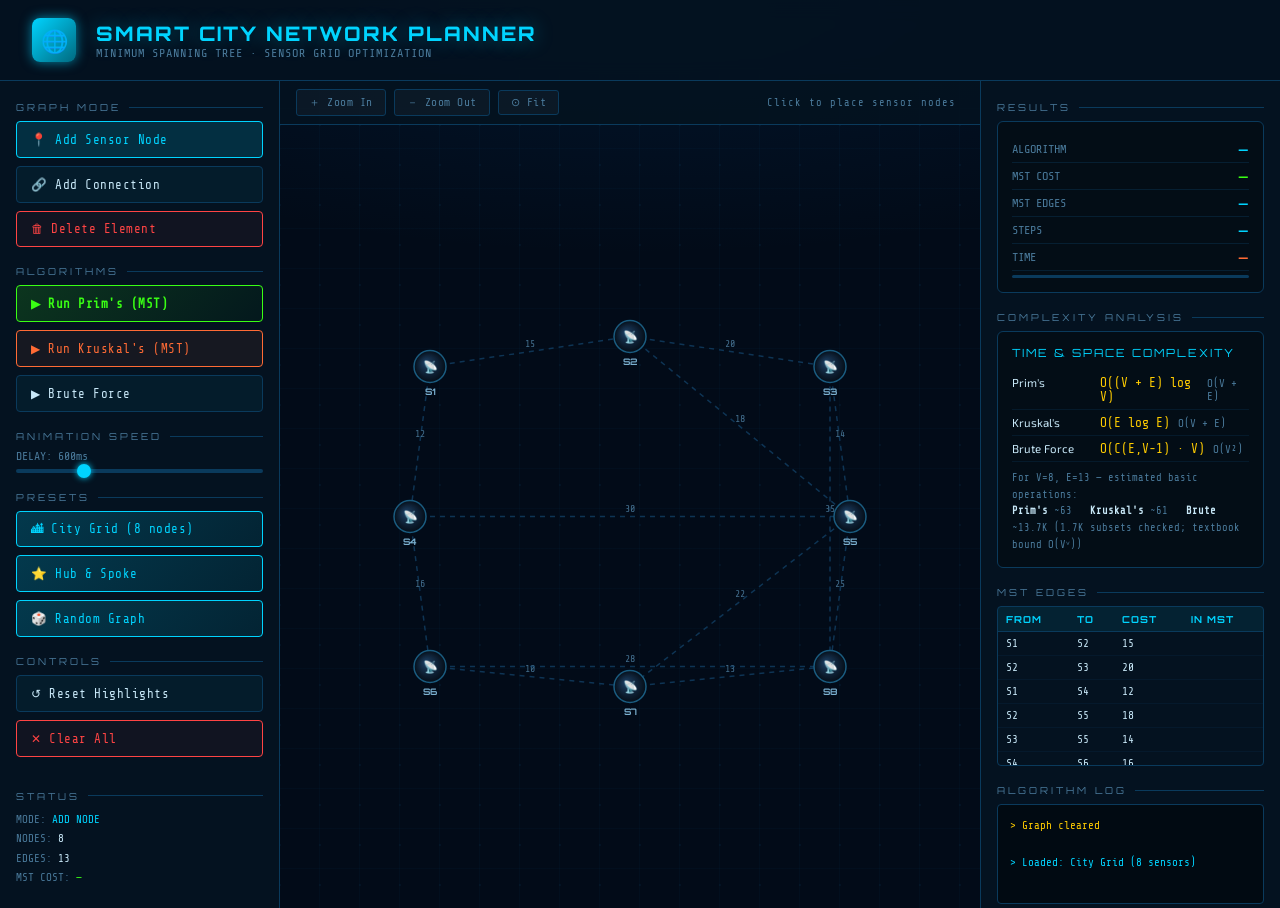
<file: index.html>
<!doctype html>
<html lang="en">
  <head>
    <meta charset="UTF-8" />
    <meta name="viewport" content="width=device-width, initial-scale=1.0" />
    <meta http-equiv="refresh" content="0; url=smart_city_mst.html" />
    <title>Smart City Road Network Planner</title>
    <script>
      window.location.replace("smart_city_mst.html");
    </script>
  </head>
  <body>
    <p>Redirecting to <a href="smart_city_mst.html">smart_city_mst.html</a>.</p>
  </body>
</html>
</file>
<file: css/styles.css>
/* ============================================================
   SMART CITY MST PLANNER — STYLESHEET
   Pure presentation layer. No logic lives here; all behaviour
   is wired up from the JS modules in /js against the class
   names and ids defined here and in smart_city_mst.html.
   ============================================================ */

:root {
  --bg: #020b18;
  --panel: #041220;
  --border: #0a3a5c;
  --accent: #00d4ff;
  --accent2: #ff6b35;
  --accent3: #39ff14;
  --accent4: #ffcc00;
  --text: #c8e8f8;
  --muted: #4a7a9b;
  --edge-normal: #1a4a6a;
  --node-fill: #0a2535;
  --glow: 0 0 12px rgba(0, 212, 255, 0.6);
}

* {
  margin: 0;
  padding: 0;
  box-sizing: border-box;
}

body {
  background: var(--bg);
  color: var(--text);
  font-family: "Exo 2", sans-serif;
  min-height: 100vh;
  overflow-x: hidden;
  background-image:
    radial-gradient(
      ellipse 80% 40% at 50% 0%,
      rgba(0, 80, 160, 0.15) 0%,
      transparent 70%
    ),
    repeating-linear-gradient(
      0deg,
      transparent,
      transparent 39px,
      rgba(0, 60, 100, 0.08) 39px,
      rgba(0, 60, 100, 0.08) 40px
    ),
    repeating-linear-gradient(
      90deg,
      transparent,
      transparent 39px,
      rgba(0, 60, 100, 0.08) 39px,
      rgba(0, 60, 100, 0.08) 40px
    );
}

header {
  padding: 18px 32px;
  border-bottom: 1px solid var(--border);
  display: flex;
  align-items: center;
  gap: 20px;
  background: rgba(4, 18, 32, 0.95);
  backdrop-filter: blur(10px);
  position: sticky;
  top: 0;
  z-index: 100;
}

.logo-icon {
  width: 44px;
  height: 44px;
  background: linear-gradient(135deg, var(--accent), #006a80);
  border-radius: 8px;
  display: flex;
  align-items: center;
  justify-content: center;
  font-size: 22px;
  box-shadow: var(--glow);
}

header h1 {
  font-family: "Orbitron", monospace;
  font-size: 1.25rem;
  font-weight: 800;
  letter-spacing: 2px;
  color: var(--accent);
  text-shadow: 0 0 20px rgba(0, 212, 255, 0.4);
}

header p {
  font-size: 0.75rem;
  color: var(--muted);
  letter-spacing: 1px;
  font-family: "Share Tech Mono", monospace;
}

.badge {
  margin-left: auto;
  background: rgba(0, 212, 255, 0.1);
  border: 1px solid rgba(0, 212, 255, 0.3);
  color: var(--accent);
  font-family: "Share Tech Mono", monospace;
  font-size: 0.65rem;
  padding: 4px 10px;
  border-radius: 3px;
  letter-spacing: 2px;
}

.main-layout {
  display: grid;
  grid-template-columns: 280px 1fr 300px;
  gap: 0;
  height: calc(100vh - 73px);
}

/* SIDEBAR LEFT */
.sidebar {
  background: var(--panel);
  border-right: 1px solid var(--border);
  padding: 20px 16px;
  overflow-y: auto;
  display: flex;
  flex-direction: column;
  gap: 18px;
}

.section-label {
  font-family: "Orbitron", monospace;
  font-size: 0.6rem;
  letter-spacing: 3px;
  color: var(--muted);
  text-transform: uppercase;
  margin-bottom: 8px;
  display: flex;
  align-items: center;
  gap: 8px;
}
.section-label::after {
  content: "";
  flex: 1;
  height: 1px;
  background: var(--border);
}

.btn {
  width: 100%;
  padding: 10px 14px;
  border: 1px solid var(--border);
  background: rgba(0, 212, 255, 0.05);
  color: var(--text);
  font-family: "Share Tech Mono", monospace;
  font-size: 0.78rem;
  cursor: pointer;
  border-radius: 4px;
  transition: all 0.2s;
  text-align: left;
  letter-spacing: 0.5px;
  display: flex;
  align-items: center;
  gap: 8px;
}
.btn:hover {
  background: rgba(0, 212, 255, 0.12);
  border-color: var(--accent);
  color: var(--accent);
}
.btn.active {
  background: rgba(0, 212, 255, 0.15);
  border-color: var(--accent);
  color: var(--accent);
}
.btn.primary {
  background: linear-gradient(
    135deg,
    rgba(0, 212, 255, 0.2),
    rgba(0, 106, 128, 0.2)
  );
  border-color: var(--accent);
  color: var(--accent);
}
.btn.run {
  background: linear-gradient(
    135deg,
    rgba(57, 255, 20, 0.15),
    rgba(0, 80, 0, 0.1)
  );
  border-color: var(--accent3);
  color: var(--accent3);
  font-weight: 600;
}
.btn.run:hover {
  background: rgba(57, 255, 20, 0.25);
}
.btn.danger {
  border-color: #ff4444;
  color: #ff4444;
  background: rgba(255, 68, 68, 0.05);
}
.btn.danger:hover {
  background: rgba(255, 68, 68, 0.15);
}
.btn.kruskal-btn {
  border-color: var(--accent2);
  color: var(--accent2);
  background: rgba(255, 107, 53, 0.07);
}
.btn.kruskal-btn:hover {
  background: rgba(255, 107, 53, 0.18);
}

.algo-group {
  display: flex;
  flex-direction: column;
  gap: 8px;
}

.speed-control {
  display: flex;
  flex-direction: column;
  gap: 6px;
}
.speed-control label {
  font-size: 0.72rem;
  color: var(--muted);
  font-family: "Share Tech Mono", monospace;
}
input[type="range"] {
  -webkit-appearance: none;
  width: 100%;
  height: 4px;
  background: var(--border);
  border-radius: 2px;
}
input[type="range"]::-webkit-slider-thumb {
  -webkit-appearance: none;
  width: 14px;
  height: 14px;
  background: var(--accent);
  border-radius: 50%;
  cursor: pointer;
  box-shadow: 0 0 6px var(--accent);
}

/* CANVAS AREA */
.canvas-area {
  position: relative;
  display: flex;
  flex-direction: column;
}

.canvas-toolbar {
  background: rgba(4, 18, 32, 0.9);
  border-bottom: 1px solid var(--border);
  padding: 8px 16px;
  display: flex;
  gap: 8px;
  align-items: center;
}
.toolbar-btn {
  padding: 5px 12px;
  border: 1px solid var(--border);
  background: rgba(255, 255, 255, 0.03);
  color: var(--muted);
  font-family: "Share Tech Mono", monospace;
  font-size: 0.7rem;
  cursor: pointer;
  border-radius: 3px;
  transition: all 0.2s;
  letter-spacing: 0.5px;
}
.toolbar-btn:hover {
  color: var(--text);
  border-color: var(--muted);
}
.toolbar-btn.active {
  background: rgba(0, 212, 255, 0.1);
  border-color: var(--accent);
  color: var(--accent);
}
.canvas-hint {
  margin-left: auto;
  font-family: "Share Tech Mono", monospace;
  font-size: 0.65rem;
  color: var(--muted);
  letter-spacing: 1px;
}

#network-canvas {
  flex: 1;
  display: block;
  cursor: crosshair;
}

/* RIGHT PANEL */
.right-panel {
  background: var(--panel);
  border-left: 1px solid var(--border);
  padding: 20px 16px;
  overflow-y: auto;
  display: flex;
  flex-direction: column;
  gap: 18px;
}

.stat-card {
  background: rgba(0, 0, 0, 0.3);
  border: 1px solid var(--border);
  border-radius: 6px;
  padding: 14px;
}
.stat-row {
  display: flex;
  justify-content: space-between;
  align-items: center;
  padding: 5px 0;
  border-bottom: 1px solid rgba(10, 58, 92, 0.4);
  font-size: 0.75rem;
}
.stat-row:last-child {
  border-bottom: none;
}
.stat-key {
  color: var(--muted);
  font-family: "Share Tech Mono", monospace;
}
.stat-val {
  color: var(--accent);
  font-family: "Orbitron", monospace;
  font-size: 0.8rem;
  font-weight: 600;
}
.stat-val.green {
  color: var(--accent3);
}
.stat-val.orange {
  color: var(--accent2);
}

.log-area {
  background: #010a12;
  border: 1px solid var(--border);
  border-radius: 4px;
  padding: 12px;
  font-family: "Share Tech Mono", monospace;
  font-size: 0.68rem;
  line-height: 1.7;
  color: var(--muted);
  max-height: 220px;
  overflow-y: auto;
  flex: 1;
}
.log-area .log-line {
  display: block;
}
.log-area .log-line.info {
  color: var(--accent);
}
.log-area .log-line.success {
  color: var(--accent3);
}
.log-area .log-line.warn {
  color: var(--accent4);
}
.log-area .log-line.edge {
  color: #a0cce0;
}

.complexity-box {
  background: rgba(0, 0, 0, 0.3);
  border: 1px solid var(--border);
  border-radius: 6px;
  padding: 14px;
}
.complexity-title {
  font-family: "Orbitron", monospace;
  font-size: 0.7rem;
  color: var(--accent);
  letter-spacing: 2px;
  margin-bottom: 10px;
}
.complexity-item {
  display: flex;
  align-items: baseline;
  gap: 8px;
  padding: 5px 0;
  border-bottom: 1px solid rgba(10, 58, 92, 0.3);
  font-size: 0.72rem;
}
.complexity-item:last-child {
  border-bottom: none;
}
.algo-name {
  color: var(--text);
  min-width: 80px;
}
.time-val {
  color: var(--accent4);
  font-family: "Share Tech Mono", monospace;
  font-size: 0.8rem;
}
.space-val {
  color: var(--muted);
  font-family: "Share Tech Mono", monospace;
  font-size: 0.68rem;
}
.complexity-note {
  font-size: 0.65rem;
  color: var(--muted);
  font-family: "Share Tech Mono", monospace;
  margin-top: 8px;
  line-height: 1.6;
}
.complexity-note b {
  color: var(--text);
}

.edge-table {
  width: 100%;
  border-collapse: collapse;
  font-size: 0.7rem;
}
.edge-table th {
  background: rgba(0, 212, 255, 0.08);
  color: var(--accent);
  font-family: "Orbitron", monospace;
  font-size: 0.6rem;
  letter-spacing: 1px;
  padding: 6px 8px;
  text-align: left;
  border-bottom: 1px solid var(--border);
}
.edge-table td {
  padding: 5px 8px;
  border-bottom: 1px solid rgba(10, 58, 92, 0.2);
  font-family: "Share Tech Mono", monospace;
  color: var(--text);
}
.edge-table tr.mst-edge td {
  color: var(--accent3);
  background: rgba(57, 255, 20, 0.04);
}
.edge-table tr.mst-edge.kruskal td {
  color: var(--accent2);
  background: rgba(255, 107, 53, 0.04);
}

.progress-bar {
  height: 3px;
  background: var(--border);
  border-radius: 2px;
  overflow: hidden;
  margin-top: 4px;
}
.progress-fill {
  height: 100%;
  background: linear-gradient(90deg, var(--accent), var(--accent3));
  border-radius: 2px;
  transition: width 0.3s ease;
  width: 0%;
}

/* Modal */
.modal-overlay {
  display: none;
  position: fixed;
  inset: 0;
  background: rgba(0, 0, 0, 0.8);
  z-index: 200;
  align-items: center;
  justify-content: center;
}
.modal-overlay.show {
  display: flex;
}
.modal {
  background: var(--panel);
  border: 1px solid var(--border);
  border-radius: 8px;
  padding: 28px;
  max-width: 480px;
  width: 90%;
  box-shadow: 0 0 40px rgba(0, 212, 255, 0.2);
}
.modal h3 {
  font-family: "Orbitron", monospace;
  font-size: 0.9rem;
  color: var(--accent);
  letter-spacing: 2px;
  margin-bottom: 16px;
}
.form-row {
  display: flex;
  flex-direction: column;
  gap: 6px;
  margin-bottom: 14px;
}
.form-row label {
  font-size: 0.72rem;
  color: var(--muted);
  font-family: "Share Tech Mono", monospace;
}
.form-row input {
  background: rgba(0, 0, 0, 0.4);
  border: 1px solid var(--border);
  color: var(--text);
  padding: 8px 10px;
  border-radius: 4px;
  font-family: "Share Tech Mono", monospace;
  font-size: 0.8rem;
  outline: none;
}
.form-row input:focus {
  border-color: var(--accent);
}
.helper-text {
  font-size: 0.65rem;
  color: var(--muted);
  font-family: "Share Tech Mono", monospace;
}
.modal-actions {
  display: flex;
  gap: 10px;
  margin-top: 18px;
}
.modal-actions .btn {
  width: auto;
  padding: 8px 18px;
}

/* Tooltip */
.tooltip {
  position: absolute;
  background: rgba(4, 18, 32, 0.95);
  border: 1px solid var(--border);
  border-radius: 4px;
  padding: 8px 12px;
  font-family: "Share Tech Mono", monospace;
  font-size: 0.68rem;
  color: var(--text);
  pointer-events: none;
  display: none;
  z-index: 50;
  white-space: nowrap;
}

.mode-indicator {
  font-family: "Share Tech Mono", monospace;
  font-size: 0.68rem;
  color: var(--accent4);
  letter-spacing: 1px;
}

@keyframes pulse-glow {
  0%,
  100% {
    filter: drop-shadow(0 0 4px rgba(0, 212, 255, 0.8));
  }
  50% {
    filter: drop-shadow(0 0 12px rgba(0, 212, 255, 1));
  }
}
@keyframes mst-draw {
  from {
    stroke-dashoffset: 200;
  }
  to {
    stroke-dashoffset: 0;
  }
}

::-webkit-scrollbar {
  width: 4px;
}
::-webkit-scrollbar-track {
  background: transparent;
}
::-webkit-scrollbar-thumb {
  background: var(--border);
  border-radius: 2px;
}
::-webkit-scrollbar-thumb:hover {
  background: var(--muted);
}
</file>
